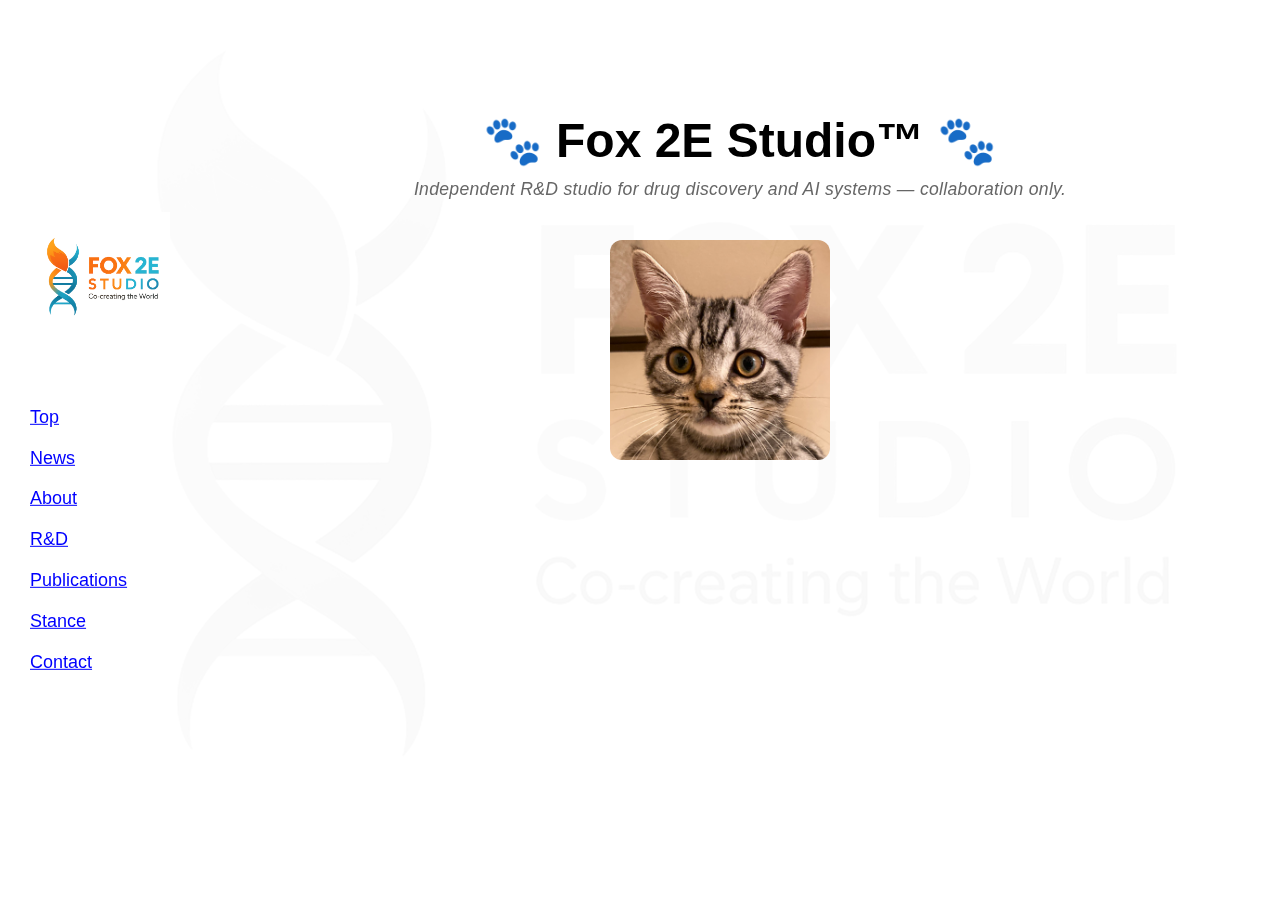
<file: index.html>
<!DOCTYPE html>
<html lang="en">
<head>
  <meta charset="UTF-8">
  <meta name="description" content="Fox 2E Studio is an independent R&D studio uniting drug discovery and AI innovation, founded by Yusuke Yokouchi in Japan.">
  <title>Fox 2E Studio™</title>
  <link rel="stylesheet" href="style.css">
</head>
<body>
  <!-- logo -->
  <div class="background"></div>

  <!-- left side bar -->
  <div class="sidebar">
    <img src="fox2e_logo.png" alt="Fox 2E Studio Logo">
    <a href="index.html">Top</a>
    <a href="news.html">News</a>
    <a href="about.html">About</a>
    <a href="R&D.html">R&D</a>
    <a href="publications.html">Publications</a>
    <a href="stance.html">Stance</a>
    <a href="contact.html">Contact</a>
  </div>

  <!-- main content -->
  <div class="content">
    <h1>🐾 Fox 2E Studio™ 🐾</h1>
<p style="font-size: 1.1em; font-style: italic; color: #666; margin-top: -10px; letter-spacing: 0.3px;">
    Independent R&D studio for drug discovery and AI systems — collaboration only.
  </p>

    <div style="display: flex; align-items: center; justify-content: center; margin-top: 40px;">
      <!--nyata photo-->
      <img src="nyata.jpg" alt="Nyata the Cat" style="width:220px; border-radius:12px; margin-right:40px;">

      <!-- profile -->
      <div style="text-align:left; max-width:400px;">

      </div>
    </div>
  </div>
</body>
</html>
</file>
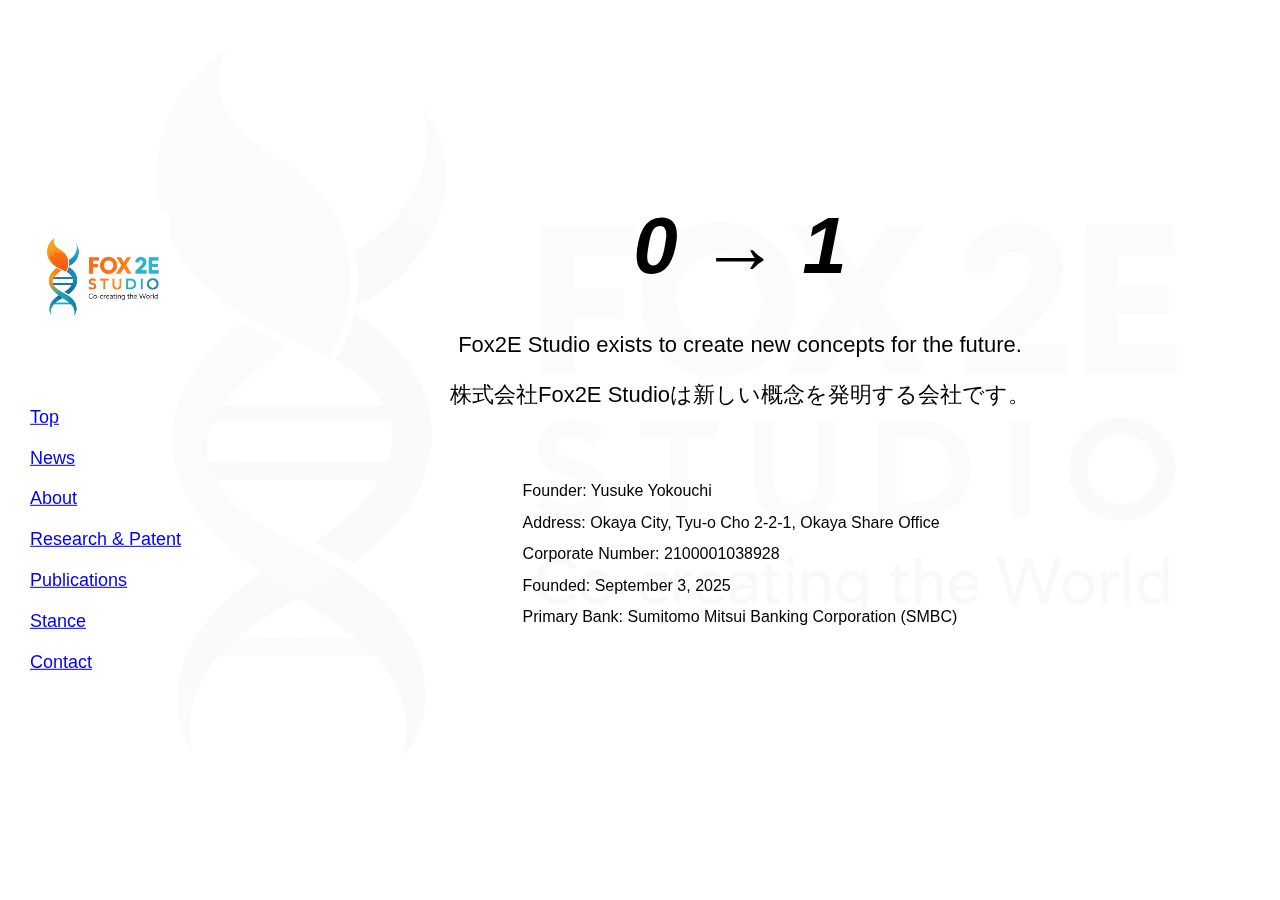
<file: about.html>
<!DOCTYPE html>
<html lang="en">
<head>
  <meta charset="UTF-8">
  <title>About - Fox2E Studio</title>
  <link rel="stylesheet" href="style.css?v=20260109">
</head>
<body>
  <!-- Background logo -->
  <div class="background"></div>

  <!-- Sidebar -->
  <div class="sidebar">
    <img src="fox2e_logo.png" alt="Fox 2E Studio Logo">
    <a href="index.html">Top</a>
    <a href="news.html">News</a>
    <a href="about.html">About</a>
    <a href="research_patent.html">Research & Patent</a>
    <a href="publications.html">Publications</a>
    <a href="stance.html">Stance</a>
    <a href="contact.html">Contact</a>
  </div>

  <!-- Main content -->
  <div class="content">
    <h1 style="font-size:80px; font-style:italic; margin-top:120px; color:#000;">0 → 1</h1>
    <p style="font-size:22px; margin-top:40px;">
      Fox2E Studio exists to create new concepts for the future.
</p>
<p style="font-size:22px; margin-top:10px;">
  株式会社Fox2E Studioは新しい概念を発明する会社です。
</p>

<div class="company-info">
  <p>Founder: Yusuke Yokouchi</p>
  <p>Address: Okaya City, Tyu-o Cho 2-2-1, Okaya Share Office</p>
  <p>Corporate Number: 2100001038928</p>
  <p>Founded: September 3, 2025</p>
  <p>Primary Bank: Sumitomo Mitsui Banking Corporation (SMBC)</p>

</div>
  </div>
</body>
</html>
</file>
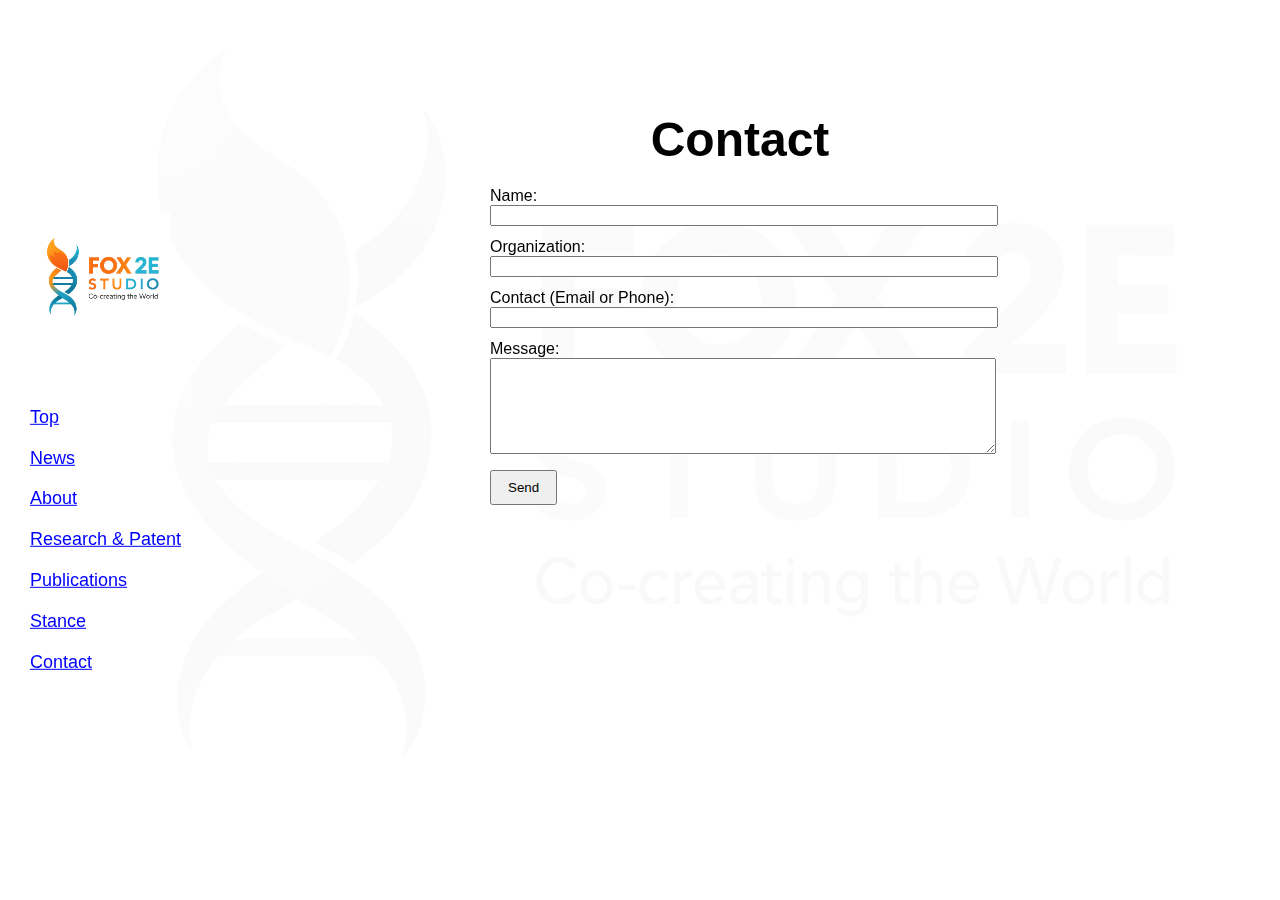
<file: contact.html>
<!DOCTYPE html>
<html lang="en">
<head>
  <meta charset="UTF-8">
  <title>Contact - Fox 2E Studio</title>
  <link rel="stylesheet" href="style.css">
</head>
<body>
  <!-- Background logo -->
  <div class="background"></div>

  <!-- Sidebar -->
  <div class="sidebar">
    <img src="fox2e_logo.png" alt="Fox 2E Studio Logo">
    <a href="index.html">Top</a>
    <a href="news.html">News</a>
    <a href="about.html">About</a>
    <a href="research_patent.html">Research & Patent</a>
    <a href="publications.html">Publications</a>
    <a href="stance.html">Stance</a>
    <a href="contact.html">Contact</a>
  </div>

  <!-- Main content -->
  <div class="content">
    <h1>Contact</h1>
  <form action="https://formspree.io/f/mrbannnn" method="POST" style="max-width:500px; margin:auto; text-align:left;">

      <label>Name:<br>
        <input type="text" name="name" required style="width:100%; margin-bottom:12px;">
      </label>
      <label>Organization:<br>
        <input type="text" name="organization" required style="width:100%; margin-bottom:12px;">
      </label>
      <label>Contact (Email or Phone):<br>
        <input type="text" name="contact" required style="width:100%; margin-bottom:12px;">
      </label>
      <label>Message:<br>
        <textarea name="message" rows="6" required style="width:100%; margin-bottom:12px;"></textarea>
      </label>
      <button type="submit" style="padding:8px 16px;">Send</button>
    </form>
  </div>
</body>
</html>
</file>
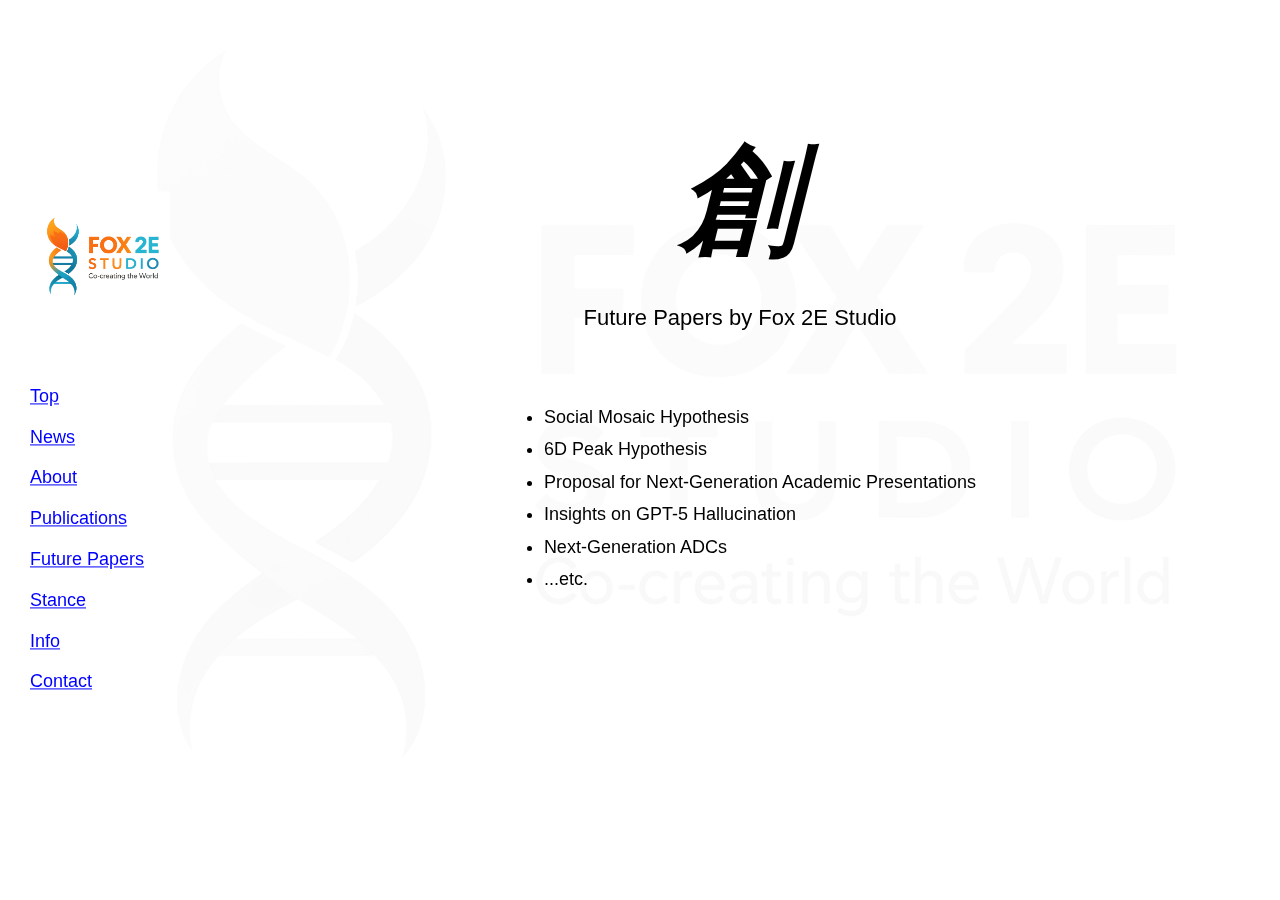
<file: Future Papers.html>
<!DOCTYPE html>
<html lang="en">
<head>
  <meta charset="UTF-8">
  <title>Future Papers - Fox 2E Studio</title>
  <link rel="stylesheet" href="style.css">
</head>
<body>
  <!-- Background logo -->
  <div class="background"></div>

  <!-- Sidebar -->
  <div class="sidebar">
    <img src="fox2e_logo.png" alt="Fox 2E Studio Logo">
    <a href="index.html">Top</a>
    <a href="news.html">News</a>
    <a href="about.html">About</a>
    <a href="publications.html">Publications</a>
    <a href="future-papers.html">Future Papers</a>
    <a href="stance.html">Stance</a>
    <a href="info.html">Info</a>
    <a href="contact.html">Contact</a>
  </div>

  <!-- Main content -->
  <div class="content">
    <!-- Symbol -->
    <h1 style="font-size:120px; font-style:italic; font-weight:bold; margin-top:40px; margin-bottom:20px; color:#000;">
      創
    </h1>

    <!-- Subtitle -->
    <p style="font-size:22px; margin-bottom:50px;">
      Future Papers by Fox 2E Studio
    </p>

    <!-- Concept seeds -->
    <ul style="text-align:left; display:inline-block; margin-top:20px; font-size:18px; line-height:1.8;">
      <li>Social Mosaic Hypothesis</li>
      <li>6D Peak Hypothesis</li>
      <li>Proposal for Next-Generation Academic Presentations</li>
      <li>Insights on GPT-5 Hallucination</li>
      <li>Next-Generation ADCs</li>
      <li>...etc.</li>
    </ul>
  </div>
</body>
</html>
</file>
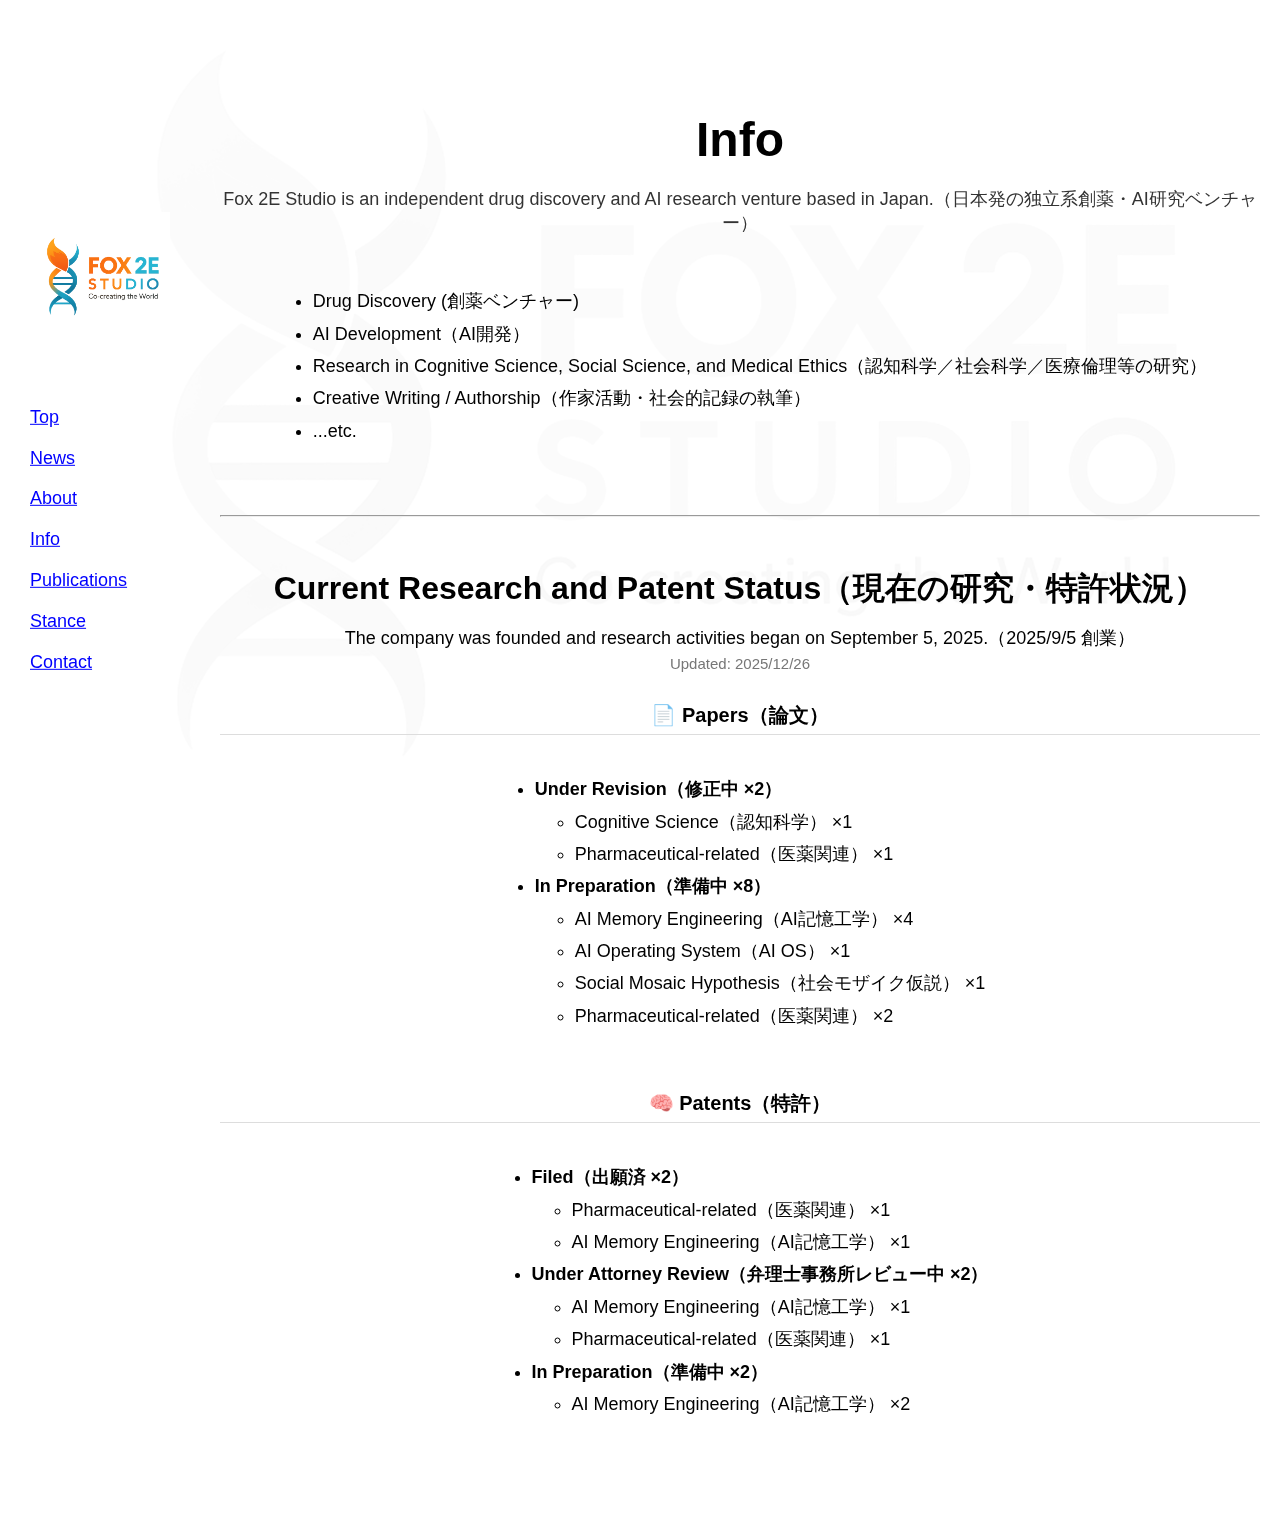
<file: info.html>
<!DOCTYPE html>
<html lang="en">
<head>
  <meta charset="UTF-8">
  <meta name="viewport" content="width=device-width, initial-scale=1.0">
  <title>Info - Fox 2E Studio</title>
  <link rel="stylesheet" href="style.css">
</head>
<body>
  <!-- Background logo -->
  <div class="background"></div>

  <!-- Sidebar -->
  <div class="sidebar">
    <img src="fox2e_logo.png" alt="Fox 2E Studio Logo">
    <a href="index.html">Top</a>
    <a href="news.html">News</a>
    <a href="about.html">About</a>
    <a href="info.html">Info</a>
    <a href="publications.html">Publications</a>
    <a href="stance.html">Stance</a>
    <a href="contact.html">Contact</a>
  </div>

  <!-- Main content -->
  <div class="content">
    <h1>Info</h1>
    <p style="font-size:18px; color:#333; margin-bottom:20px;">
      Fox 2E Studio is an independent drug discovery and AI research venture based in Japan.（日本発の独立系創薬・AI研究ベンチャー）
    </p>
    <ul style="text-align:left; display:inline-block; margin-top:30px; font-size:18px; line-height:1.8;">
      <li>Drug Discovery (創薬ベンチャー)</li>
      <li>AI Development（AI開発）</li>
      <li>Research in Cognitive Science, Social Science, and Medical Ethics（認知科学／社会科学／医療倫理等の研究）</li>
      <li>Creative Writing / Authorship（作家活動・社会的記録の執筆）</li>
      <li>...etc.</li>
    </ul>

    <hr style="margin:50px 0;">

    <h2>Current Research and Patent Status（現在の研究・特許状況）</h2>
    <p style="font-size:18px; margin-top:10px; margin-bottom:10px;">
      The company was founded and research activities began on September 5, 2025.（2025/9/5 創業）
    </p>
    <p style="text-align:center; font-size:15px; color:#777; margin-top:-5px; margin-bottom:30px;">
      Updated: 2025/12/26
    </p>

    <!-- Papers section -->
    <h3 style="font-size:20px; margin-top:20px; border-bottom:1px solid #ddd; padding-bottom:5px;">📄 Papers（論文）</h3>
    <ul style="text-align:left; display:inline-block; font-size:18px; line-height:1.8;">
      <li><strong>Under Revision（修正中 ×2）</strong>
        <ul>
          <li>Cognitive Science（認知科学） ×1</li>
          <li>Pharmaceutical-related（医薬関連） ×1</li>
        </ul>
      </li>
      <li><strong>In Preparation（準備中 ×8）</strong>
        <ul>
          <li>AI Memory Engineering（AI記憶工学） ×4</li>
          <li>AI Operating System（AI OS） ×1</li>
          <li>Social Mosaic Hypothesis（社会モザイク仮説） ×1</li>
          <li>Pharmaceutical-related（医薬関連） ×2</li>
        </ul>
      </li>
    </ul>

    <!-- Patents section -->
  <h3 style="font-size:20px; margin-top:40px; border-bottom:1px solid #ddd; padding-bottom:5px;">🧠 Patents（特許）</h3>
<ul style="text-align:left; display:inline-block; font-size:18px; line-height:1.8;">
  <li><strong>Filed（出願済 ×2）</strong>
    <ul>
      <li>Pharmaceutical-related（医薬関連） ×1</li>
      <li>AI Memory Engineering（AI記憶工学） ×1</li>
    </ul>
  </li>
  <li><strong>Under Attorney Review（弁理士事務所レビュー中 ×2）</strong>
    <ul>
      <li>AI Memory Engineering（AI記憶工学） ×1</li>
<li>Pharmaceutical-related（医薬関連） ×1</li>
    </ul>
  </li>
  <li><strong>In Preparation（準備中 ×2）</strong>
    <ul>
      <li>AI Memory Engineering（AI記憶工学） ×2</li>
     
    </ul>
  </li>
</ul>




  </div>
</body>
</html>
</file>
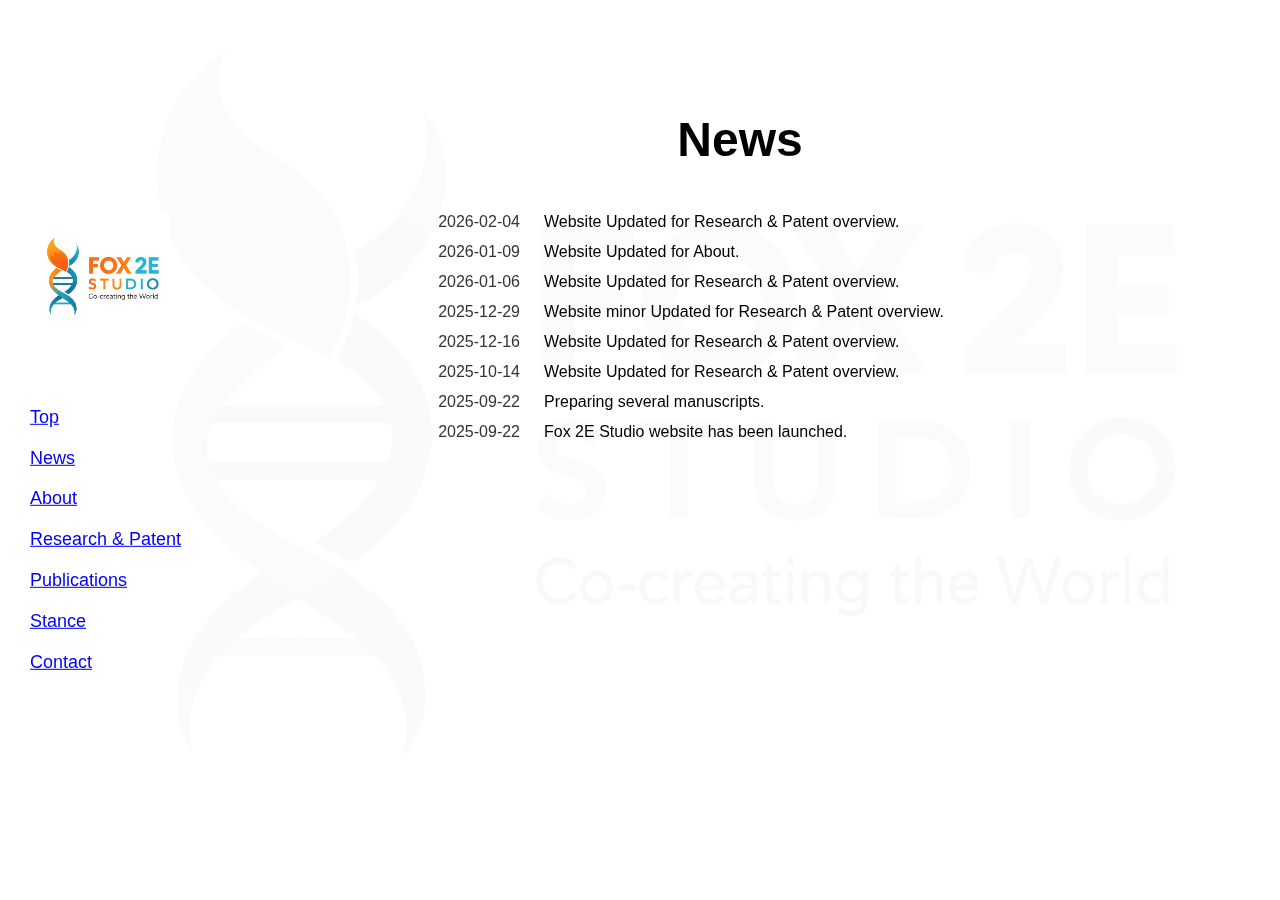
<file: news.html>
<!DOCTYPE html>
<html lang="en">
<head>
  <meta charset="UTF-8">
  <title>News - Fox2E Studio</title>
  <link rel="stylesheet" href="style.css?v=20260109a">
</head>
<body>
  <!-- Background logo -->
  <div class="background"></div>

  <!-- Sidebar -->
  <div class="sidebar">
    <img src="fox2e_logo.png" alt="Fox 2E Studio Logo">
    <a href="index.html">Top</a>
    <a href="news.html">News</a>
    <a href="about.html">About</a>
    <a href="research_patent.html">Research & Patent</a>
    <a href="publications.html">Publications</a>
    <a href="stance.html">Stance</a>
    <a href="contact.html">Contact</a>
  </div>

  <!-- Main content -->
<div class="content">
  <h1>News</h1>
<div class="news-list">

 <div class="news-row">
    <span class="news-date">2026-02-04</span>
    <span class="news-text">Website Updated for Research & Patent overview.</span>
  </div>


  <div class="news-row">
    <span class="news-date">2026-01-09</span>
    <span class="news-text">Website Updated for About.</span>
  </div>

  <div class="news-row">
    <span class="news-date">2026-01-06</span>
    <span class="news-text">Website Updated for Research & Patent overview.</span>
  </div>

  <div class="news-row">
    <span class="news-date">2025-12-29</span>
    <span class="news-text">Website minor Updated for Research & Patent overview.</span>
  </div>

  <div class="news-row">
    <span class="news-date">2025-12-16</span>
    <span class="news-text">Website Updated for Research & Patent overview.</span>
  </div>

  <div class="news-row">
    <span class="news-date">2025-10-14</span>
    <span class="news-text">Website Updated for Research & Patent overview.</span>
  </div>

  <div class="news-row">
    <span class="news-date">2025-09-22</span>
    <span class="news-text">Preparing several manuscripts.</span>
  </div>

  <div class="news-row">
    <span class="news-date">2025-09-22</span>
    <span class="news-text">Fox 2E Studio website has been launched.</span>
  </div>
</div> <!-- .news-list -->

</div> <!-- .content -->
</body>
</html>
</file>
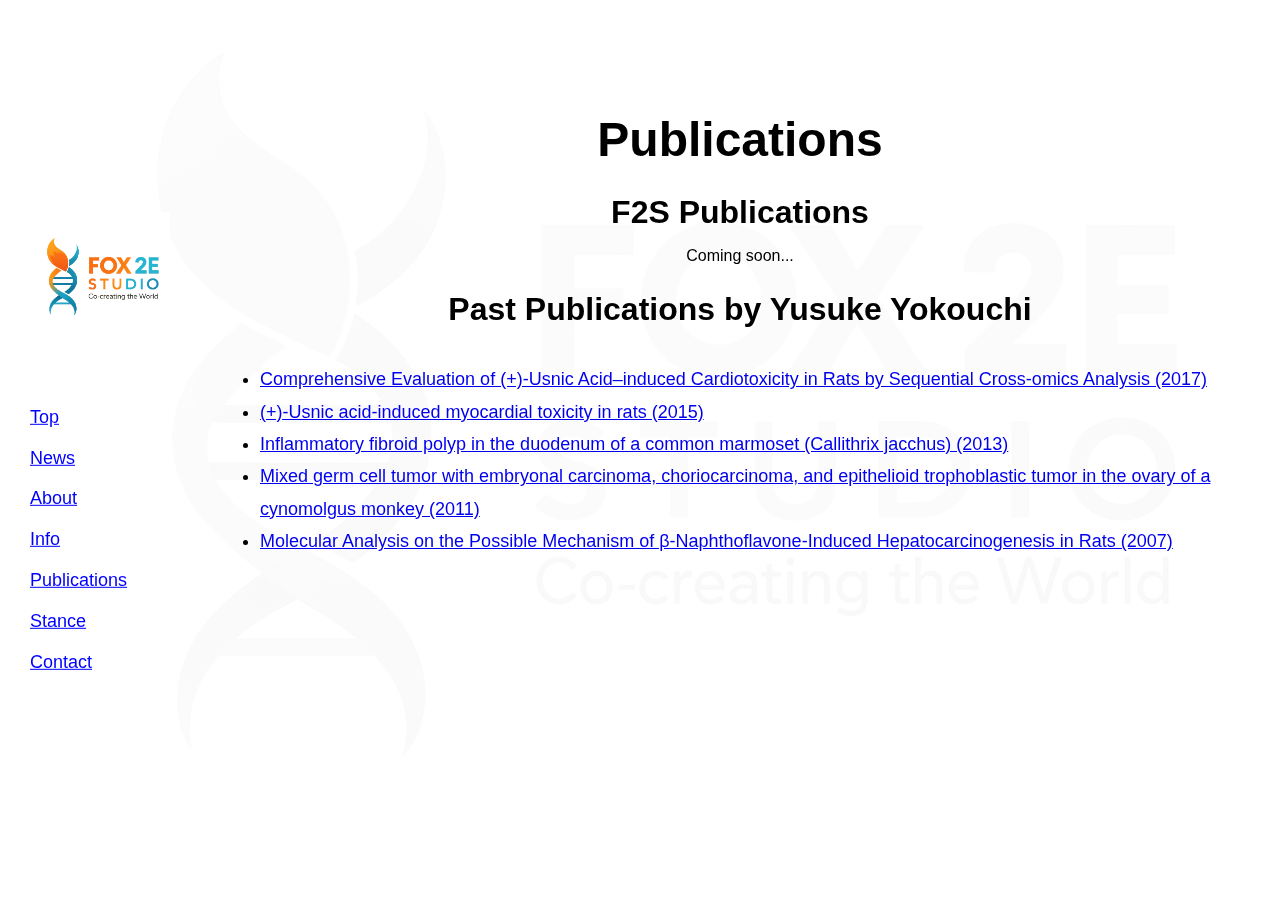
<file: publications.html>
<!DOCTYPE html>
<html lang="en">
<head>
  <meta charset="UTF-8">
  <title>Publications - Fox 2E Studio</title>
  <link rel="stylesheet" href="style.css">
</head>
<body>
  <!-- Background logo -->
  <div class="background"></div>

  <!-- Sidebar -->
  <div class="sidebar">
    <img src="fox2e_logo.png" alt="Fox 2E Studio Logo">
    <a href="index.html">Top</a>
    <a href="news.html">News</a>
    <a href="about.html">About</a>
    <a href="info.html">Info</a>
    <a href="publications.html">Publications</a>
    <a href="stance.html">Stance</a>
    <a href="contact.html">Contact</a>
  </div>

  <!-- Main content -->
  <div class="content">
    <h1>Publications</h1>

    <h2>F2S Publications</h2>
    <p>Coming soon...</p>

    <h2>Past Publications by Yusuke Yokouchi</h2>
    <ul style="text-align:left; display:inline-block; margin-top:20px; font-size:18px; line-height:1.8;">
      <li>
        <a href="https://journals.sagepub.com/doi/full/10.1177/0192623317707074" target="_blank">
          Comprehensive Evaluation of (+)-Usnic Acid–induced Cardiotoxicity in Rats by Sequential Cross-omics Analysis (2017)
        </a>
      </li>
      <li>
        <a href="https://pubmed.ncbi.nlm.nih.gov/24178575/" target="_blank">
          (+)-Usnic acid-induced myocardial toxicity in rats (2015)
        </a>
      </li>
      <li>
        <a href="https://pubmed.ncbi.nlm.nih.gov/22786945/" target="_blank">
          Inflammatory fibroid polyp in the duodenum of a common marmoset (Callithrix jacchus) (2013)
        </a>
      </li>
      <li>
        <a href="https://pubmed.ncbi.nlm.nih.gov/21519041/" target="_blank">
          Mixed germ cell tumor with embryonal carcinoma, choriocarcinoma, and epithelioid trophoblastic tumor in the ovary of a cynomolgus monkey (2011)
        </a>
      </li>
      <li>
        <a href="https://www.jstage.jst.go.jp/article/tox/20/1/20_1_29/_article/-char/ja/" target="_blank">
          Molecular Analysis on the Possible Mechanism of β-Naphthoflavone-Induced Hepatocarcinogenesis in Rats (2007)
        </a>
      </li>
    </ul>
  </div>
</body>
</html>
</file>
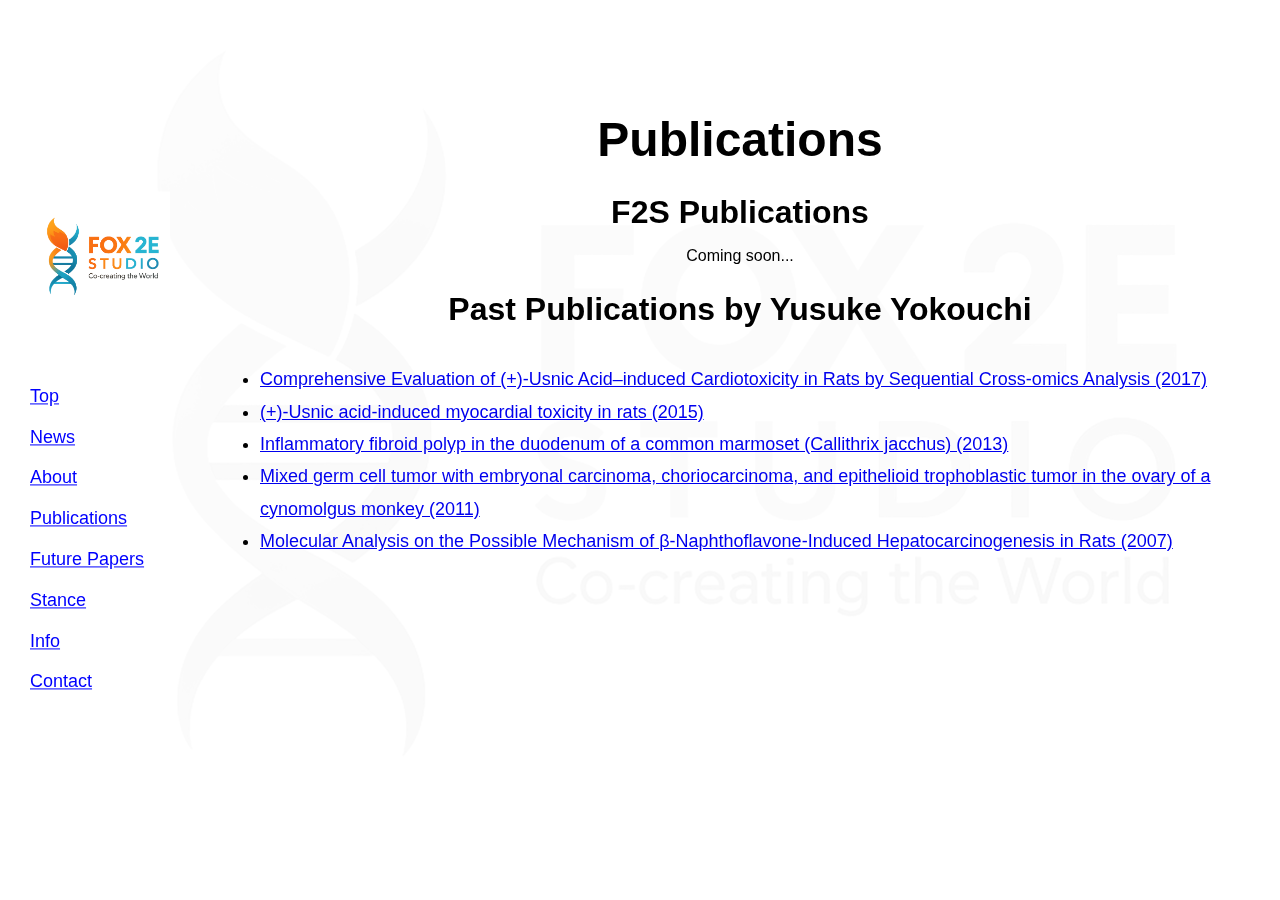
<file: Publications.html>
<!DOCTYPE html>
<html lang="en">
<head>
  <meta charset="UTF-8">
  <title>Publications - Fox 2E Studio</title>
  <link rel="stylesheet" href="style.css">
</head>
<body>
  <!-- Background logo -->
  <div class="background"></div>

  <!-- Sidebar -->
  <div class="sidebar">
    <img src="fox2e_logo.png" alt="Fox 2E Studio Logo">
    <a href="index.html">Top</a>
    <a href="news.html">News</a>
    <a href="about.html">About</a>
    <a href="publications.html">Publications</a>
    <a href="future-papers.html">Future Papers</a>
    <a href="stance.html">Stance</a>
    <a href="info.html">Info</a>
    <a href="contact.html">Contact</a>
  </div>

  <!-- Main content -->
  <div class="content">
    <h1>Publications</h1>

    <h2>F2S Publications</h2>
    <p>Coming soon...</p>

    <h2>Past Publications by Yusuke Yokouchi</h2>
    <ul style="text-align:left; display:inline-block; margin-top:20px; font-size:18px; line-height:1.8;">
      <li>
        <a href="https://journals.sagepub.com/doi/full/10.1177/0192623317707074" target="_blank">
          Comprehensive Evaluation of (+)-Usnic Acid–induced Cardiotoxicity in Rats by Sequential Cross-omics Analysis (2017)
        </a>
      </li>
      <li>
        <a href="https://pubmed.ncbi.nlm.nih.gov/24178575/" target="_blank">
          (+)-Usnic acid-induced myocardial toxicity in rats (2015)
        </a>
      </li>
      <li>
        <a href="https://pubmed.ncbi.nlm.nih.gov/22786945/" target="_blank">
          Inflammatory fibroid polyp in the duodenum of a common marmoset (Callithrix jacchus) (2013)
        </a>
      </li>
      <li>
        <a href="https://pubmed.ncbi.nlm.nih.gov/21519041/" target="_blank">
          Mixed germ cell tumor with embryonal carcinoma, choriocarcinoma, and epithelioid trophoblastic tumor in the ovary of a cynomolgus monkey (2011)
        </a>
      </li>
      <li>
        <a href="https://www.jstage.jst.go.jp/article/tox/20/1/20_1_29/_article/-char/ja/" target="_blank">
          Molecular Analysis on the Possible Mechanism of β-Naphthoflavone-Induced Hepatocarcinogenesis in Rats (2007)
        </a>
      </li>
    </ul>
  </div>
</body>
</html>
</file>
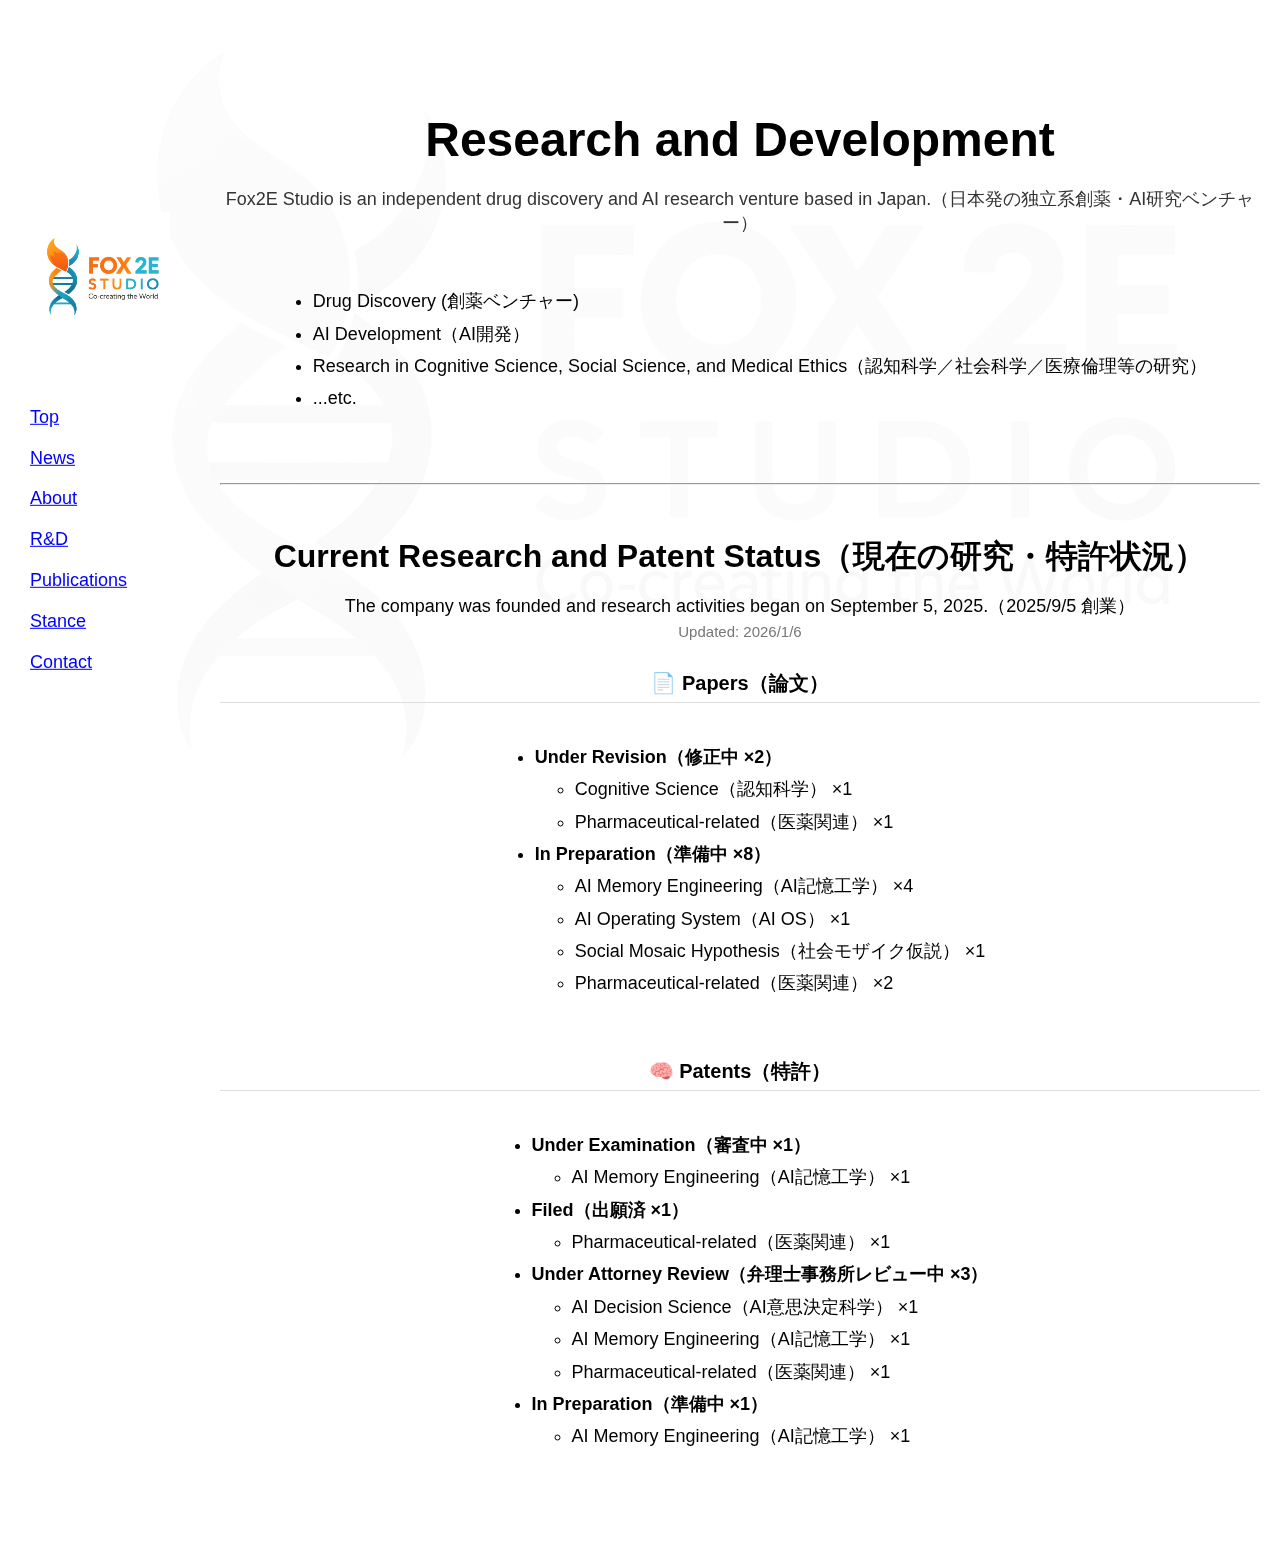
<file: R&D.html>
<!DOCTYPE html>
<html lang="en">
<head>
  <meta charset="UTF-8">
  <meta name="viewport" content="width=device-width, initial-scale=1.0">
  <title>Info - Fox 2E Studio</title>
  <link rel="stylesheet" href="style.css">
</head>
<body>
  <!-- Background logo -->
  <div class="background"></div>

  <!-- Sidebar -->
  <div class="sidebar">
    <img src="fox2e_logo.png" alt="Fox 2E Studio Logo">
    <a href="index.html">Top</a>
    <a href="news.html">News</a>
    <a href="about.html">About</a>
    <a href="R&D.html">R&D</a>
    <a href="publications.html">Publications</a>
    <a href="stance.html">Stance</a>
    <a href="contact.html">Contact</a>
  </div>

  <!-- Main content -->
  <div class="content">
    <h1>Research and Development</h1>
    <p style="font-size:18px; color:#333; margin-bottom:20px;">
      Fox2E Studio is an independent drug discovery and AI research venture based in Japan.（日本発の独立系創薬・AI研究ベンチャー）
    </p>
    <ul style="text-align:left; display:inline-block; margin-top:30px; font-size:18px; line-height:1.8;">
      <li>Drug Discovery (創薬ベンチャー)</li>
      <li>AI Development（AI開発）</li>
      <li>Research in Cognitive Science, Social Science, and Medical Ethics（認知科学／社会科学／医療倫理等の研究）</li>
      <li>...etc.</li>
    </ul>

    <hr style="margin:50px 0;">

    <h2>Current Research and Patent Status（現在の研究・特許状況）</h2>
    <p style="font-size:18px; margin-top:10px; margin-bottom:10px;">
      The company was founded and research activities began on September 5, 2025.（2025/9/5 創業）
    </p>
    <p style="text-align:center; font-size:15px; color:#777; margin-top:-5px; margin-bottom:30px;">
      Updated: 2026/1/6
    </p>

    <!-- Papers section -->
    <h3 style="font-size:20px; margin-top:20px; border-bottom:1px solid #ddd; padding-bottom:5px;">📄 Papers（論文）</h3>
    <ul style="text-align:left; display:inline-block; font-size:18px; line-height:1.8;">
      <li><strong>Under Revision（修正中 ×2）</strong>
        <ul>
          <li>Cognitive Science（認知科学） ×1</li>
          <li>Pharmaceutical-related（医薬関連） ×1</li>
        </ul>
      </li>
      <li><strong>In Preparation（準備中 ×8）</strong>
        <ul>
          <li>AI Memory Engineering（AI記憶工学） ×4</li>
          <li>AI Operating System（AI OS） ×1</li>
          <li>Social Mosaic Hypothesis（社会モザイク仮説） ×1</li>
          <li>Pharmaceutical-related（医薬関連） ×2</li>
        </ul>
      </li>
    </ul>

    <!-- Patents section -->
  <h3 style="font-size:20px; margin-top:40px; border-bottom:1px solid #ddd; padding-bottom:5px;">🧠 Patents（特許）</h3>
<ul style="text-align:left; display:inline-block; font-size:18px; line-height:1.8;">
  <li><strong>Under Examination（審査中 ×1）</strong>
    <ul>
      <li>AI Memory Engineering（AI記憶工学） ×1</li>
    </ul>
  </li>
  <li><strong>Filed（出願済 ×1）</strong>
    <ul>
      <li>Pharmaceutical-related（医薬関連） ×1</li>

    </ul>
  </li>
  <li><strong>Under Attorney Review（弁理士事務所レビュー中 ×3）</strong>
    <ul>
      <li>AI Decision Science（AI意思決定科学） ×1</li>   
   <li>AI Memory Engineering（AI記憶工学） ×1</li>
<li>Pharmaceutical-related（医薬関連） ×1</li>
    </ul>
  </li>
  <li><strong>In Preparation（準備中 ×1）</strong>
    <ul>
      <li>AI Memory Engineering（AI記憶工学） ×1</li>
     
    </ul>
  </li>
</ul>




  </div>
</body>
</html>
</file>
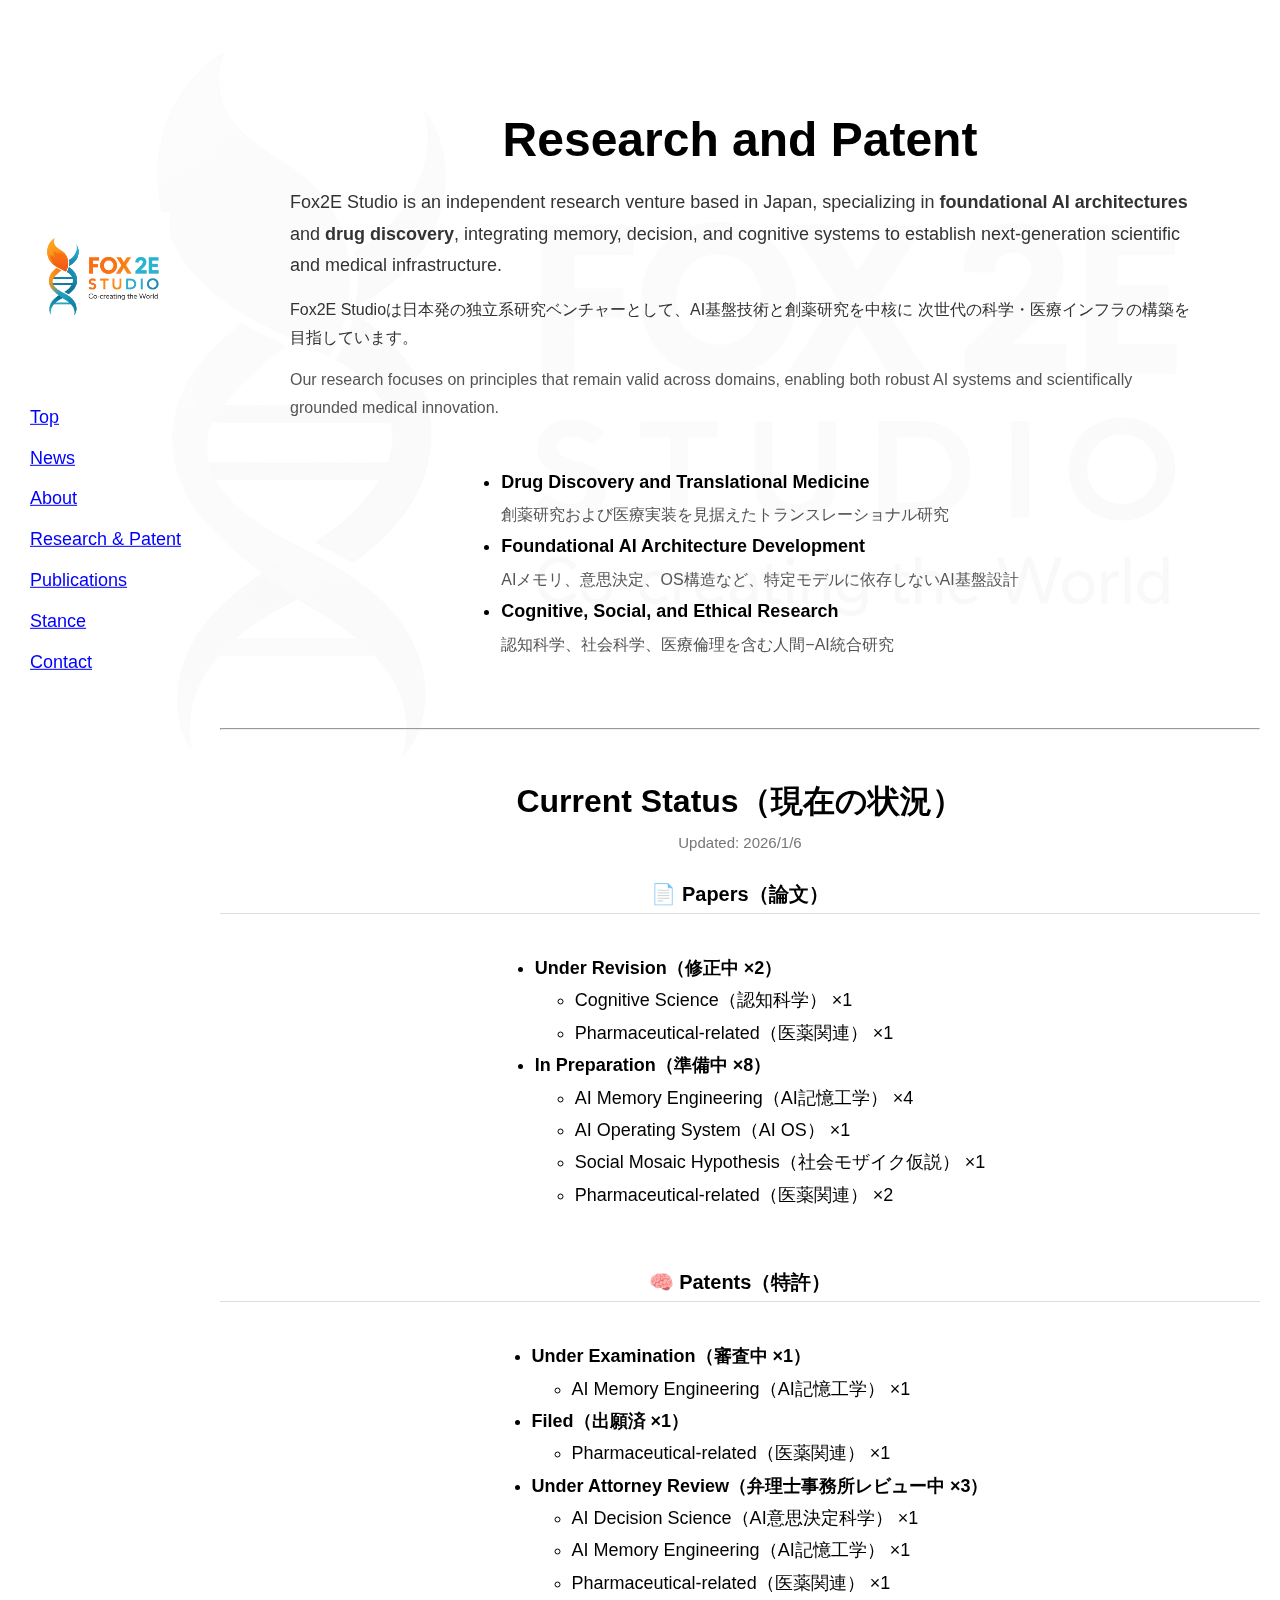
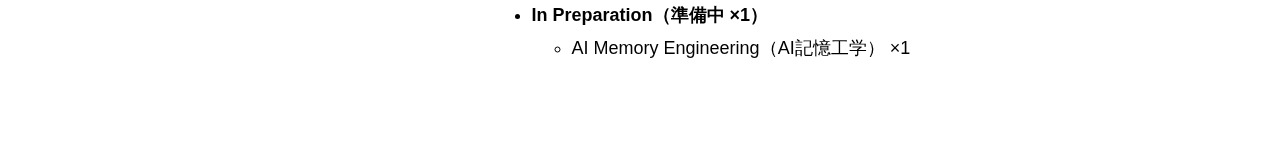
<file: Research & Patent.html>
<!DOCTYPE html>
<html lang="en">
<head>
  <meta charset="UTF-8">
  <meta name="viewport" content="width=device-width, initial-scale=1.0">
  <title>Reserach & Patent - Fox 2E Studio</title>
  <link rel="stylesheet" href="style.css">
</head>
<body>
  <!-- Background logo -->
  <div class="background"></div>

  <!-- Sidebar -->
  <div class="sidebar">
    <img src="fox2e_logo.png" alt="Fox 2E Studio Logo">
    <a href="index.html">Top</a>
    <a href="news.html">News</a>
    <a href="about.html">About</a>
    <a href="Research & Patent.html">Research & Patent</a>
    <a href="publications.html">Publications</a>
    <a href="stance.html">Stance</a>
    <a href="contact.html">Contact</a>
  </div>

  <!-- Main content -->
  <div class="content">
    <h1>Research and Patent</h1>
  <p class="lead en">
  Fox2E Studio is an independent research venture based in Japan, specializing in
  <strong>foundational AI architectures</strong> and <strong>drug discovery</strong>,
  integrating memory, decision, and cognitive systems to establish next-generation scientific
  and medical infrastructure.
</p>


<p class="lead jp">
  Fox2E Studioは日本発の独立系研究ベンチャーとして、AI基盤技術と創薬研究を中核に
  次世代の科学・医療インフラの構築を目指しています。
</p>


<p class="sublead">
  Our research focuses on principles that remain valid across domains,
  enabling both robust AI systems and scientifically grounded medical innovation.
</p>


    <ul style="text-align:left; display:inline-block; margin-top:30px; font-size:18px; line-height:1.8;">
      <li> <strong>Drug Discovery and Translational Medicine</strong><br>
    <span style="font-size:16px; color:#555;">
      創薬研究および医療実装を見据えたトランスレーショナル研究
    </span></li>
      <li>   <strong>Foundational AI Architecture Development</strong><br>
    <span style="font-size:16px; color:#555;">
      AIメモリ、意思決定、OS構造など、特定モデルに依存しないAI基盤設計
    </span></li>
      <li>   <strong>Cognitive, Social, and Ethical Research</strong><br>
    <span style="font-size:16px; color:#555;">
      認知科学、社会科学、医療倫理を含む人間−AI統合研究
    </span></li>
    </ul>

    <hr style="margin:50px 0;">

    <h2>Current Status（現在の状況）</h2>

    <p style="text-align:center; font-size:15px; color:#777; margin-top:-5px; margin-bottom:30px;">
      Updated: 2026/1/6
    </p>

    <!-- Papers section -->
    <h3 style="font-size:20px; margin-top:20px; border-bottom:1px solid #ddd; padding-bottom:5px;">📄 Papers（論文）</h3>
    <ul style="text-align:left; display:inline-block; font-size:18px; line-height:1.8;">
      <li><strong>Under Revision（修正中 ×2）</strong>
        <ul>
          <li>Cognitive Science（認知科学） ×1</li>
          <li>Pharmaceutical-related（医薬関連） ×1</li>
        </ul>
      </li>
      <li><strong>In Preparation（準備中 ×8）</strong>
        <ul>
          <li>AI Memory Engineering（AI記憶工学） ×4</li>
          <li>AI Operating System（AI OS） ×1</li>
          <li>Social Mosaic Hypothesis（社会モザイク仮説） ×1</li>
          <li>Pharmaceutical-related（医薬関連） ×2</li>
        </ul>
      </li>
    </ul>

    <!-- Patents section -->
  <h3 style="font-size:20px; margin-top:40px; border-bottom:1px solid #ddd; padding-bottom:5px;">🧠 Patents（特許）</h3>
<ul style="text-align:left; display:inline-block; font-size:18px; line-height:1.8;">
  <li><strong>Under Examination（審査中 ×1）</strong>
    <ul>
      <li>AI Memory Engineering（AI記憶工学） ×1</li>
    </ul>
  </li>
  <li><strong>Filed（出願済 ×1）</strong>
    <ul>
      <li>Pharmaceutical-related（医薬関連） ×1</li>

    </ul>
  </li>
  <li><strong>Under Attorney Review（弁理士事務所レビュー中 ×3）</strong>
    <ul>
      <li>AI Decision Science（AI意思決定科学） ×1</li>   
   <li>AI Memory Engineering（AI記憶工学） ×1</li>
<li>Pharmaceutical-related（医薬関連） ×1</li>
    </ul>
  </li>
  <li><strong>In Preparation（準備中 ×1）</strong>
    <ul>
      <li>AI Memory Engineering（AI記憶工学） ×1</li>
     
    </ul>
  </li>
</ul>




  </div>
</body>
</html>
</file>
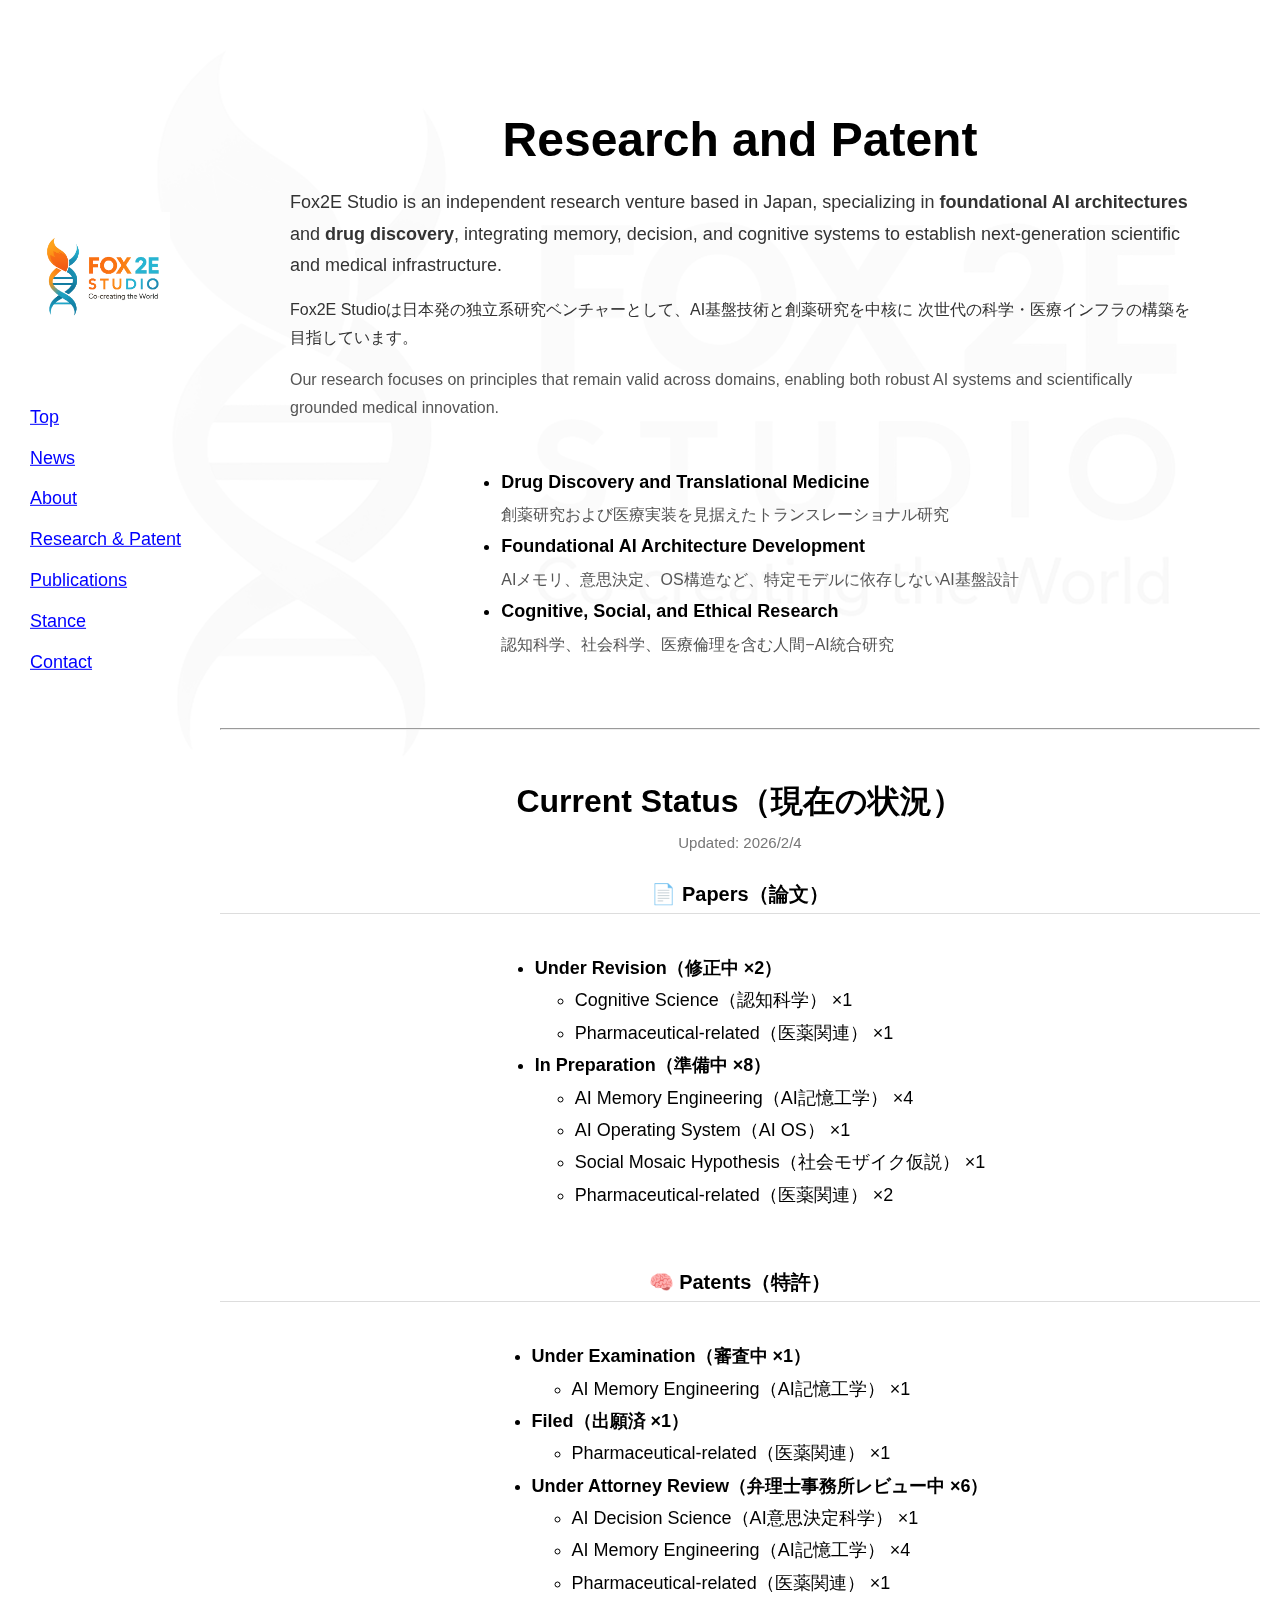
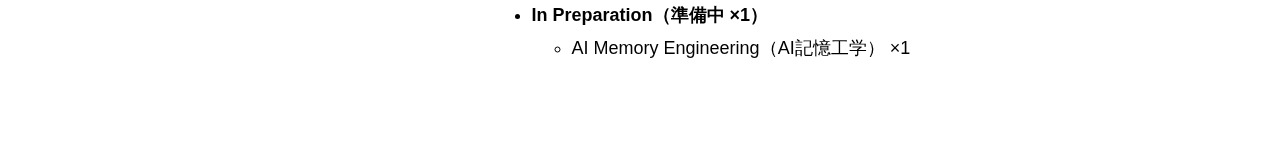
<file: research_patent.html>
<!DOCTYPE html>
<html lang="en">
<head>
  <meta charset="UTF-8">
  <meta name="viewport" content="width=device-width, initial-scale=1.0">
  <title>Research & Patent - Fox2E Studio</title>
  <link rel="stylesheet" href="style.css">
</head>
<body>
  <!-- Background logo -->
  <div class="background"></div>

  <!-- Sidebar -->
  <div class="sidebar">
    <img src="fox2e_logo.png" alt="Fox 2E Studio Logo">
    <a href="index.html">Top</a>
    <a href="news.html">News</a>
    <a href="about.html">About</a>
    <a href="research_patent.html">Research & Patent</a>
    <a href="publications.html">Publications</a>
    <a href="stance.html">Stance</a>
    <a href="contact.html">Contact</a>
  </div>

  <!-- Main content -->
  <div class="content">
    <h1>Research and Patent</h1>
  <p class="lead en">
  Fox2E Studio is an independent research venture based in Japan, specializing in
  <strong>foundational AI architectures</strong> and <strong>drug discovery</strong>,
  integrating memory, decision, and cognitive systems to establish next-generation scientific
  and medical infrastructure.
</p>


<p class="lead jp">
  Fox2E Studioは日本発の独立系研究ベンチャーとして、AI基盤技術と創薬研究を中核に
  次世代の科学・医療インフラの構築を目指しています。
</p>


<p class="sublead">
  Our research focuses on principles that remain valid across domains,
  enabling both robust AI systems and scientifically grounded medical innovation.
</p>


    <ul style="text-align:left; display:inline-block; margin-top:30px; font-size:18px; line-height:1.8;">
      <li> <strong>Drug Discovery and Translational Medicine</strong><br>
    <span style="font-size:16px; color:#555;">
      創薬研究および医療実装を見据えたトランスレーショナル研究
    </span></li>
      <li>   <strong>Foundational AI Architecture Development</strong><br>
    <span style="font-size:16px; color:#555;">
      AIメモリ、意思決定、OS構造など、特定モデルに依存しないAI基盤設計
    </span></li>
      <li>   <strong>Cognitive, Social, and Ethical Research</strong><br>
    <span style="font-size:16px; color:#555;">
      認知科学、社会科学、医療倫理を含む人間−AI統合研究
    </span></li>
    </ul>

    <hr style="margin:50px 0;">

    <h2>Current Status（現在の状況）</h2>

    <p style="text-align:center; font-size:15px; color:#777; margin-top:-5px; margin-bottom:30px;">
      Updated: 2026/2/4
    </p>

    <!-- Papers section -->
    <h3 style="font-size:20px; margin-top:20px; border-bottom:1px solid #ddd; padding-bottom:5px;">📄 Papers（論文）</h3>
    <ul style="text-align:left; display:inline-block; font-size:18px; line-height:1.8;">
      <li><strong>Under Revision（修正中 ×2）</strong>
        <ul>
          <li>Cognitive Science（認知科学） ×1</li>
          <li>Pharmaceutical-related（医薬関連） ×1</li>
        </ul>
      </li>
      <li><strong>In Preparation（準備中 ×8）</strong>
        <ul>
          <li>AI Memory Engineering（AI記憶工学） ×4</li>
          <li>AI Operating System（AI OS） ×1</li>
          <li>Social Mosaic Hypothesis（社会モザイク仮説） ×1</li>
          <li>Pharmaceutical-related（医薬関連） ×2</li>
        </ul>
      </li>
    </ul>

    <!-- Patents section -->
  <h3 style="font-size:20px; margin-top:40px; border-bottom:1px solid #ddd; padding-bottom:5px;">🧠 Patents（特許）</h3>
<ul style="text-align:left; display:inline-block; font-size:18px; line-height:1.8;">
  <li><strong>Under Examination（審査中 ×1）</strong>
    <ul>
      <li>AI Memory Engineering（AI記憶工学） ×1</li>
    </ul>
  </li>
  <li><strong>Filed（出願済 ×1）</strong>
    <ul>
      <li>Pharmaceutical-related（医薬関連） ×1</li>

    </ul>
  </li>
  <li><strong>Under Attorney Review（弁理士事務所レビュー中 ×6）</strong>
    <ul>
      <li>AI Decision Science（AI意思決定科学） ×1</li>   
   <li>AI Memory Engineering（AI記憶工学） ×4</li>
<li>Pharmaceutical-related（医薬関連） ×1</li>
    </ul>
  </li>
  <li><strong>In Preparation（準備中 ×1）</strong>
    <ul>
      <li>AI Memory Engineering（AI記憶工学） ×1</li>
     
    </ul>
  </li>
</ul>




  </div>
</body>
</html>
</file>
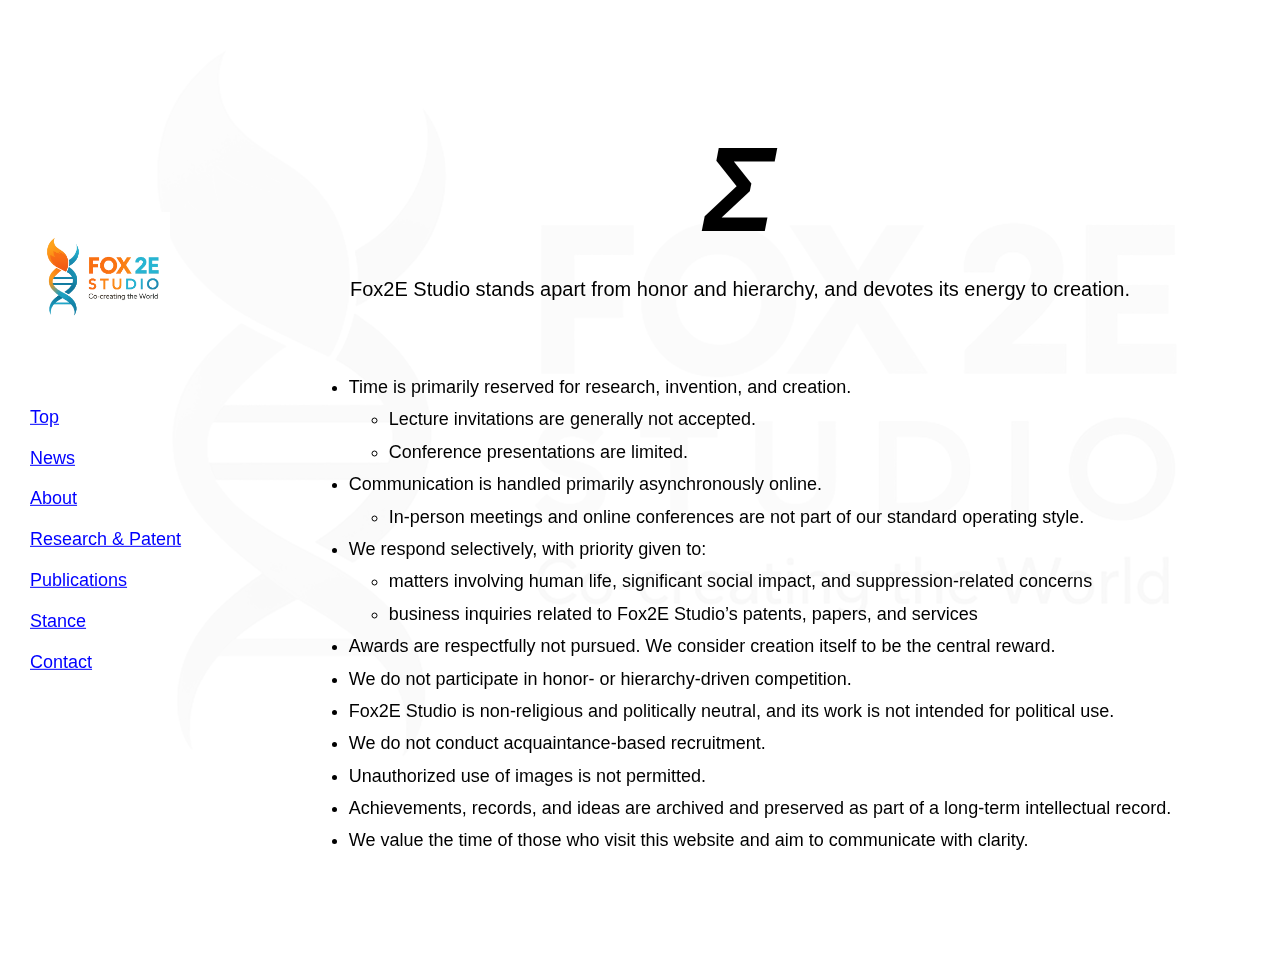
<file: stance.html>
<!DOCTYPE html>
<html lang="en">
<head>
  <meta charset="UTF-8">
  <title>Stance - Fox2E Studio</title>
  <link rel="stylesheet" href="style.css">
</head>
<body>
  <!-- Background logo -->
  <div class="background"></div>

  <!-- Sidebar -->
  <div class="sidebar">
    <img src="fox2e_logo.png" alt="Fox 2E Studio Logo">
    <a href="index.html">Top</a>
    <a href="news.html">News</a>
    <a href="about.html">About</a>
    <a href="research_patent.html">Research & Patent</a>
    <a href="publications.html">Publications</a>
    <a href="stance.html">Stance</a>
    <a href="contact.html">Contact</a>
  </div>

  <!-- Main content -->
  <div class="content">
    <!-- Symbol -->
    <h1 style="font-size:120px; font-style:italic; font-weight:bold; margin-top:40px; margin-bottom:20px; color:#000;">
      Σ
    </h1>

    <!-- Declaration -->
    <p style="font-size:20px; margin-bottom:40px;">
      Fox2E Studio stands apart from honor and hierarchy, and devotes its energy to creation.
    </p>

    <!-- Stance details -->
    <ul style="text-align:left; display:inline-block; margin-top:30px; font-size:18px; line-height:1.8;">
      <li>
        Time is primarily reserved for research, invention, and creation.
        <ul>
          <li>Lecture invitations are generally not accepted.</li>
          <li>Conference presentations are limited.</li>
        </ul>
      </li>
      <li>
        Communication is handled primarily asynchronously online.
        <ul>
          <li>In-person meetings and online conferences are not part of our standard operating style.</li>
        </ul>
      </li>
      <li>
        We respond selectively, with priority given to:
        <ul>
          <li>matters involving human life, significant social impact, and suppression-related concerns</li>
          <li>business inquiries related to Fox2E Studio’s patents, papers, and services</li>
        </ul>
      </li>
      <li>Awards are respectfully not pursued. We consider creation itself to be the central reward.</li>
      <li>We do not participate in honor- or hierarchy-driven competition.</li>
      <li>Fox2E Studio is non-religious and politically neutral, and its work is not intended for political use.</li>
      <li>We do not conduct acquaintance-based recruitment.</li>
      <li>Unauthorized use of images is not permitted.</li>
      <li>Achievements, records, and ideas are archived and preserved as part of a long-term intellectual record.</li>
      <li>We value the time of those who visit this website and aim to communicate with clarity.</li>
    </ul>
  </div>
</body>
</html>
</file>
<file: style.css>
body {
  margin: 0;
  font-family: sans-serif;
  background: #fff;
  color: #000;
}

.sidebar {
  position: fixed;
  top: 50%;
  left: 30px;
  transform: translateY(-50%);
  text-align: left;
}

.sidebar img {
  width: 140px;
  margin-bottom: 30px;
}

.sidebar a {
  display: block;
  color: blue;
  text-decoration: underline;
  margin: 12px 0;
  font-size: 18px;
}

.content {
  max-width: calc(100% - 220px);
  margin-left: 200px;
  padding: 80px 20px;
  text-align: center;
}

h1 {
  font-size: 48px;
  margin-bottom: 20px;
}

h2 {
  font-size: 32px;
  margin-bottom: 15px;
}

.background {
  position: fixed;
  top: 0;
  left: 0;
  width: 100%;
  height: 100%;
  background: url('fox2e_logo_mono.png') center center no-repeat;
  background-size: cover;
  opacity: 0.03; /* 97%透明 */
  z-index: -1;
}


.sidebar {
  font-family: Arial, sans-serif;
  font-size: 18px;
  line-height: 1.6;
}


.lead, .sublead {
  text-align: left;
  max-width: 900px;
  margin: 0 auto 14px;
  line-height: 1.75;
  color: #333;
}


.lead.en { font-size: 18px; }
.lead.jp { font-size: 16px; }


.sublead {
  font-size: 16px;
  color: #555;
  margin-top: 10px;
}


.company-info{
  display: inline-block;
  max-width: 520px;
  margin-top: 40px;
  text-align: left;
  line-height: 1.6;
  font-size: 16px;
}

.company-info p{
  margin: 6px 0;
}


.news-list{
  width: 720px;
  margin: 40px auto 0;
}

.news-row{
  display: grid;
  grid-template-columns: 140px 1fr;
  column-gap: 24px;
  padding: 6px 0;
  align-items: baseline;
}

.news-date{
  text-align: right;
  font-variant-numeric: tabular-nums;
  color: #333;
}

.news-text{
  text-align: left;
}
</file>
